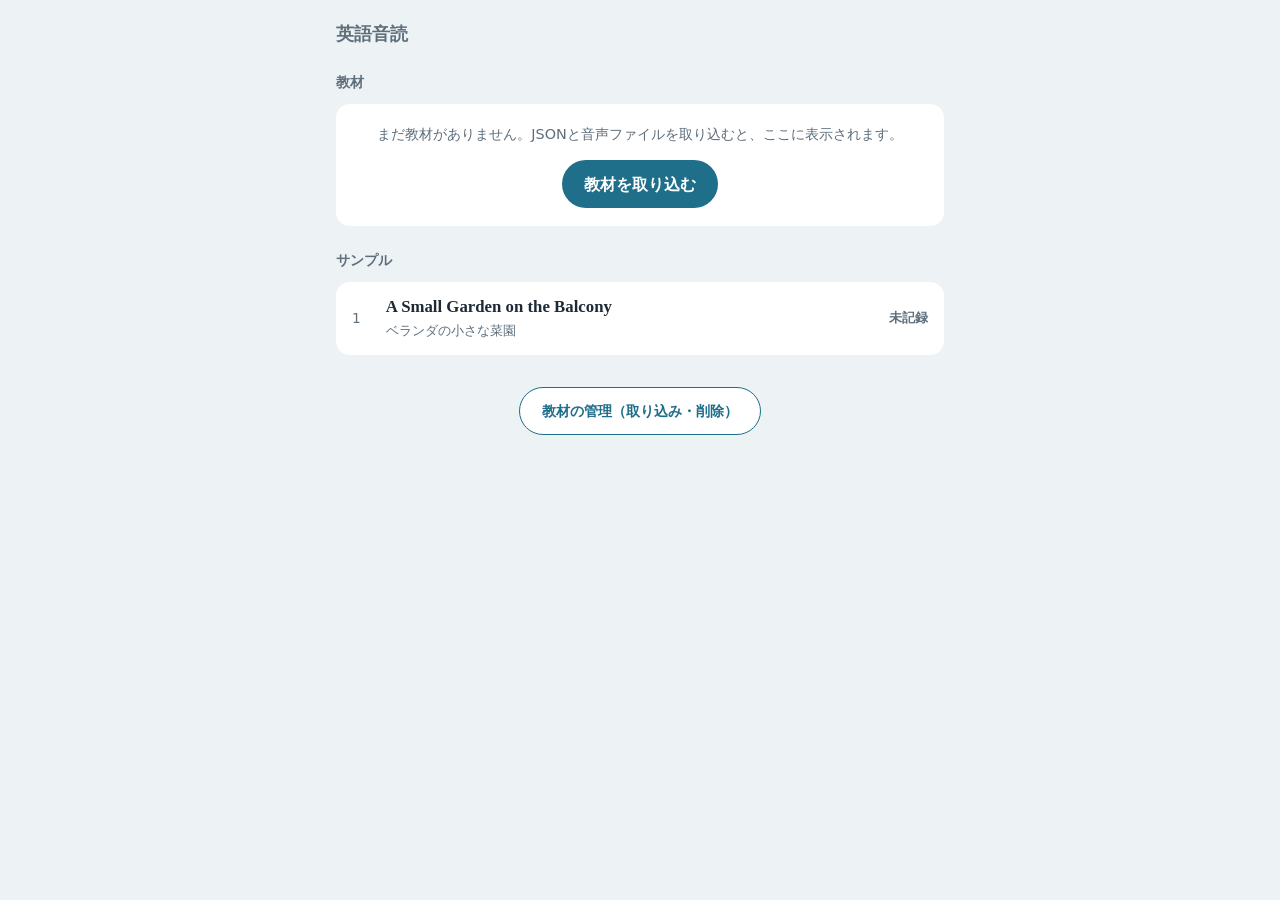
<file: index.html>
<!DOCTYPE html>
<html lang="ja">
<head>
  <meta charset="UTF-8">
  <meta name="viewport" content="width=device-width, initial-scale=1, viewport-fit=cover">
  <meta name="theme-color" content="#1D2A36">
  <title>英語音読</title>
  <link rel="stylesheet" href="css/style.css">

  <!-- ホーム画面に追加したときの設定（PWA） -->
  <link rel="manifest" href="manifest.json">
  <link rel="apple-touch-icon" href="icons/apple-touch-icon.png">
  <meta name="apple-mobile-web-app-title" content="英語音読">
</head>
<body>

  <main class="page page-list">

    <h1 class="app-title">英語音読</h1>

    <!-- この端末に取り込んだ教材 -->
    <h2 class="list-heading">教材</h2>
    <ul id="imported-list" class="lesson-list"></ul>
    <div id="imported-empty" class="empty-card" hidden>
      <p class="empty-text">まだ教材がありません。JSONと音声ファイルを取り込むと、ここに表示されます。</p>
      <a href="manage.html" class="empty-btn">教材を取り込む</a>
    </div>

    <!-- PCで確認するときだけ表示（private/lessons.json に書いたもの） -->
    <section id="dev-section" hidden>
      <h2 class="list-heading">PCの教材（private）</h2>
      <ul id="private-list" class="lesson-list"></ul>
      <p id="private-note" class="list-note" hidden></p>
    </section>

    <!-- サンプル教材 -->
    <h2 class="list-heading">サンプル</h2>
    <ul id="sample-list" class="lesson-list"></ul>

    <!-- 教材の管理へ -->
    <p class="manage-link-wrap">
      <a href="manage.html" class="manage-link">教材の管理（取り込み・削除）</a>
    </p>

  </main>

  <!-- 読み込む順番が大事：progress → db → list -->
  <script src="js/progress.js"></script>
  <script src="js/db.js"></script>
  <script src="js/list.js"></script>

  <!-- オフラインでも起動できるようにする（公開したサイトでだけ動かす） -->
  <script>
    if ("serviceWorker" in navigator &&
        location.hostname !== "127.0.0.1" &&
        location.hostname !== "localhost") {
      navigator.serviceWorker.register("sw.js");
    }
  </script>
</body>
</html>
</file>
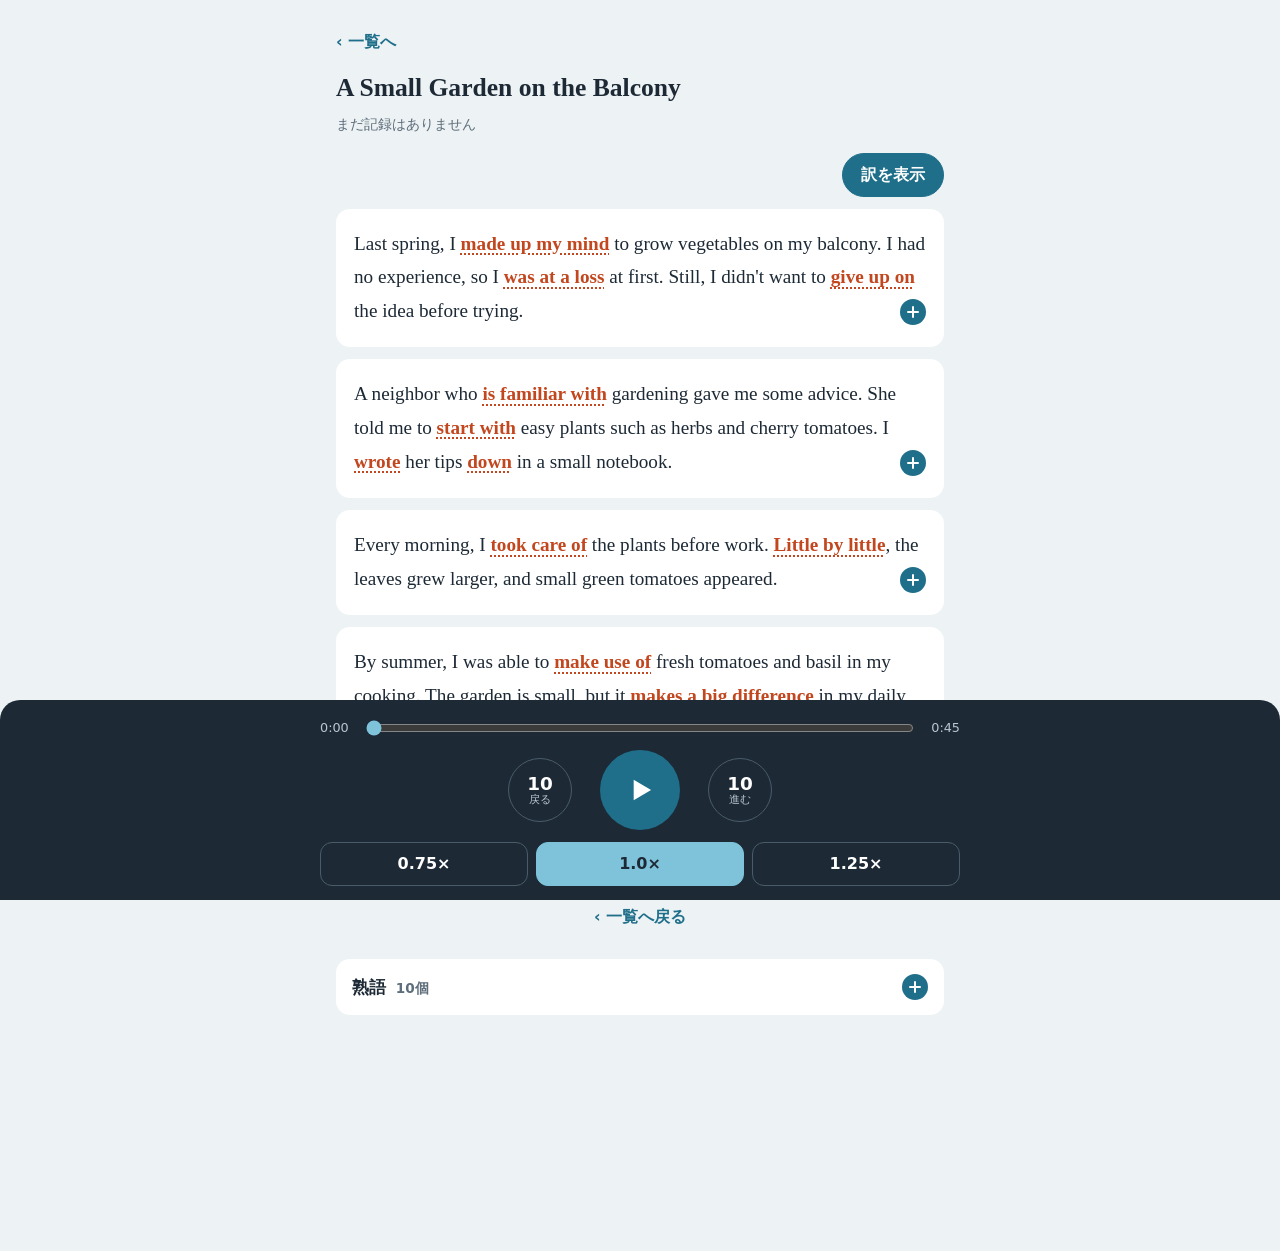
<file: lesson.html>
<!DOCTYPE html>
<html lang="ja">
<head>
  <meta charset="UTF-8">
  <meta name="viewport" content="width=device-width, initial-scale=1, viewport-fit=cover">
  <meta name="theme-color" content="#1D2A36">
  <title>英語音読</title>
  <link rel="stylesheet" href="css/style.css">

  <!-- ホーム画面に追加したときの設定（PWA） -->
  <link rel="manifest" href="manifest.json">
  <link rel="apple-touch-icon" href="icons/apple-touch-icon.png">
  <meta name="apple-mobile-web-app-title" content="英語音読">
</head>
<body>

  <main class="page">

    <!-- 一覧へ戻る -->
    <nav class="back-nav">
      <a href="index.html" class="back-link">‹ 一覧へ</a>
    </nav>

    <!-- Lessonのタイトルと記録 -->
    <header class="lesson-head">
      <h1 id="lesson-title" class="lesson-title">読み込み中…</h1>
      <p id="lesson-title-ja" class="lesson-title-ja"></p>
      <p id="record-summary" class="record-summary">まだ記録はありません</p>
    </header>

    <!-- 日本語訳の表示／非表示 -->
    <div class="toolbar">
      <button id="toggle-ja" class="toggle-ja" type="button" aria-pressed="false">訳を表示</button>
    </div>

    <!-- 読み込みエラー時のメッセージ -->
    <p id="message" class="message" hidden></p>

    <!-- 段落ごとの英文と訳（lesson.jsがここに入れる） -->
    <div id="paragraph-list" class="paragraphs"></div>

    <!-- 勉強記録ボタン -->
    <div class="finish">
      <button id="record-btn" class="record-btn" type="button" disabled>記録する（+1）</button>
      <p id="record-status" class="record-status" aria-live="polite"></p>
      <button id="undo-btn" class="undo-btn" type="button" hidden>直前の記録を取り消す</button>
      <p class="finish-back">
        <a href="index.html" class="back-link">‹ 一覧へ戻る</a>
      </p>
    </div>

    <!-- 熟語一覧（教材に "idioms" があるときだけ表示）
         最初は閉じていて、タップするとまとめて開く -->
    <details id="idiom-section" class="idiom-section" hidden>
      <summary class="idiom-summary">
        <span class="idiom-heading">熟語 <span id="idiom-count" class="idiom-count"></span></span>
        <span class="idiom-summary-btn" aria-hidden="true"><span class="paragraph-toggle-icon"></span></span>
      </summary>
      <ol id="idiom-list" class="idiom-list"></ol>
    </details>

  </main>

  <!-- 画面下に固定する音声プレーヤー -->
  <div class="player" role="region" aria-label="音声プレーヤー">
    <audio id="audio" preload="metadata"></audio>

    <div class="seek-row">
      <span id="time-current" class="time">0:00</span>
      <input id="seek" class="seek" type="range" min="0" max="0" step="0.1" value="0" aria-label="再生位置">
      <span id="time-total" class="time">0:00</span>
    </div>

    <div class="control-row">
      <button id="back-btn" class="skip-btn" type="button" aria-label="10秒戻る">
        <span class="skip-num">10</span><span class="skip-label">戻る</span>
      </button>
      <button id="play-btn" class="play-btn" type="button" aria-label="再生">
        <svg class="icon-play" viewBox="0 0 24 24" aria-hidden="true"><path d="M8 5.5v13l11-6.5z"/></svg>
        <svg class="icon-pause" viewBox="0 0 24 24" aria-hidden="true"><path d="M7 5h3.5v14H7zM13.5 5H17v14h-3.5z"/></svg>
      </button>
      <button id="forward-btn" class="skip-btn" type="button" aria-label="10秒進む">
        <span class="skip-num">10</span><span class="skip-label">進む</span>
      </button>
    </div>

    <div class="speed-row" role="group" aria-label="再生速度">
      <button class="speed-btn" type="button" data-speed="0.75" aria-pressed="false">0.75×</button>
      <button class="speed-btn" type="button" data-speed="1" aria-pressed="true">1.0×</button>
      <button class="speed-btn" type="button" data-speed="1.25" aria-pressed="false">1.25×</button>
    </div>
  </div>

  <!-- 熟語をタップしたときに下から出るパネル -->
  <div id="idiom-sheet" class="sheet" hidden>
    <div class="sheet-backdrop" data-close></div>
    <section class="sheet-panel" role="dialog" aria-modal="true" aria-label="熟語の意味">
      <button id="sheet-close" class="sheet-close" type="button" data-close aria-label="閉じる">
        <span class="paragraph-toggle-icon" aria-hidden="true"></span>
      </button>
      <div id="sheet-body" class="sheet-body"></div>
    </section>
  </div>

  <!-- 読み込む順番が大事：progress → db → markup → player → lesson -->
  <script src="js/progress.js"></script>
  <script src="js/db.js"></script>
  <script src="js/markup.js"></script>
  <script src="js/player.js"></script>
  <script src="js/lesson.js"></script>

  <!-- オフラインでも起動できるようにする（公開したサイトでだけ動かす） -->
  <script>
    if ("serviceWorker" in navigator &&
        location.hostname !== "127.0.0.1" &&
        location.hostname !== "localhost") {
      navigator.serviceWorker.register("sw.js");
    }
  </script>
</body>
</html>
</file>
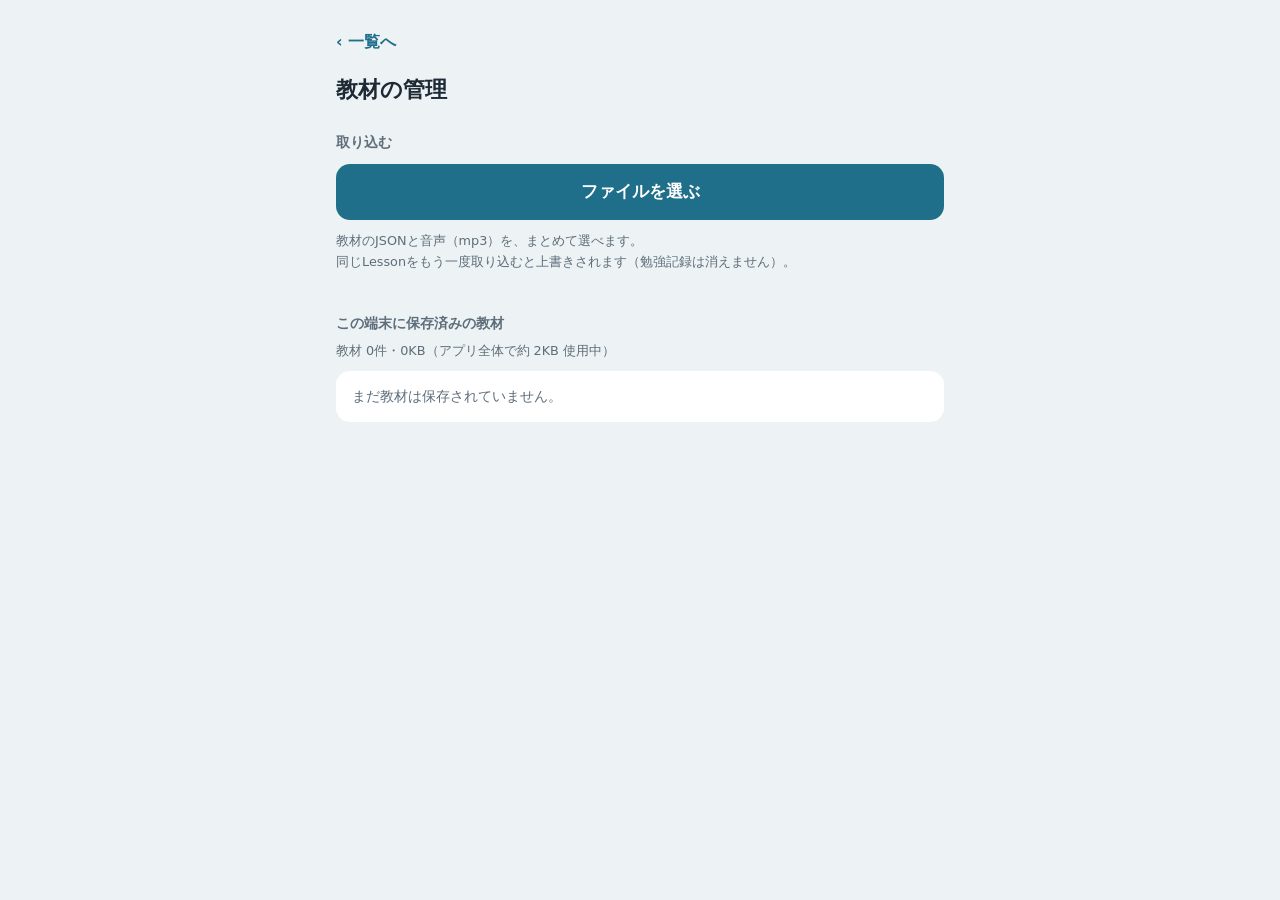
<file: manage.html>
<!DOCTYPE html>
<html lang="ja">
<head>
  <meta charset="UTF-8">
  <meta name="viewport" content="width=device-width, initial-scale=1, viewport-fit=cover">
  <meta name="theme-color" content="#1D2A36">
  <title>教材の管理｜英語音読</title>
  <link rel="stylesheet" href="css/style.css">

  <!-- ホーム画面に追加したときの設定（PWA） -->
  <link rel="manifest" href="manifest.json">
  <link rel="apple-touch-icon" href="icons/apple-touch-icon.png">
  <meta name="apple-mobile-web-app-title" content="英語音読">
</head>
<body>

  <main class="page page-list">

    <nav class="back-nav">
      <a href="index.html" class="back-link">‹ 一覧へ</a>
    </nav>

    <h1 class="manage-title">教材の管理</h1>

    <!-- 取り込み -->
    <section class="manage-section">
      <h2 class="list-heading">取り込む</h2>
      <label class="import-btn" id="import-label">
        <input id="file-input" class="file-input" type="file" multiple
               accept=".json,.mp3,.m4a,application/json,audio/*">
        <span id="import-label-text">ファイルを選ぶ</span>
      </label>
      <p class="import-hint">
        教材のJSONと音声（mp3）を、まとめて選べます。<br>
        同じLessonをもう一度取り込むと上書きされます（勉強記録は消えません）。
      </p>
      <ul id="result-list" class="result-list" aria-live="polite"></ul>
    </section>

    <!-- 保存済みの教材 -->
    <section class="manage-section">
      <h2 class="list-heading">この端末に保存済みの教材</h2>
      <p id="usage" class="usage"></p>
      <ul id="saved-list" class="saved-list"></ul>
      <p id="saved-empty" class="list-note" hidden>まだ教材は保存されていません。</p>
    </section>

  </main>

  <!-- 読み込む順番が大事：db → manage -->
  <script src="js/db.js"></script>
  <script src="js/manage.js"></script>

  <!-- オフラインでも起動できるようにする（公開したサイトでだけ動かす） -->
  <script>
    if ("serviceWorker" in navigator &&
        location.hostname !== "127.0.0.1" &&
        location.hostname !== "localhost") {
      navigator.serviceWorker.register("sw.js");
    }
  </script>
</body>
</html>
</file>
<file: css/style.css>
/* ==============================
   色・文字などの基本設定
   ここを変えると全体の見た目が変わります
============================== */
:root {
  --bg: #EDF2F4;          /* 背景：霧のような薄い青灰色 */
  --surface: #FFFFFF;     /* 文のカード */
  --ink: #1D2A36;         /* 文字・プレーヤー背景 */
  --muted: #5E6E7B;       /* 訳・補足の文字 */
  --line: #D3DDE3;        /* 区切り線 */
  --accent: #1F6F8B;      /* 湖のような青（再生ボタンなど） */
  --accent-soft: #D6E7EE; /* 薄いアクセント */
  --record: #2E7D4F;      /* 記録の緑 */
  --idiom: #C2461E;       /* 熟語のオレンジ */

  --font-en: "Iowan Old Style", "Palatino Linotype", Palatino, Georgia, serif;
  --font-ja: "Hiragino Sans", "Hiragino Kaku Gothic ProN", "Noto Sans JP", system-ui, sans-serif;

  --player-height: 212px; /* 下の固定プレーヤーの高さ（本文が隠れないように使う） */
}

* {
  box-sizing: border-box;
}

html {
  -webkit-text-size-adjust: 100%;
}

body {
  margin: 0;
  background: var(--bg);
  color: var(--ink);
  font-family: var(--font-ja);
  line-height: 1.6;
}

button {
  font: inherit;
  color: inherit;
  cursor: pointer;
  -webkit-tap-highlight-color: transparent;
}

button:focus-visible,
input:focus-visible {
  outline: 3px solid var(--accent);
  outline-offset: 2px;
}

/* ==============================
   ページ全体
============================== */
.page {
  max-width: 640px;
  margin: 0 auto;
  padding: calc(20px + env(safe-area-inset-top)) 16px
           calc(var(--player-height) + 24px + env(safe-area-inset-bottom));
}

/* ==============================
   タイトル
============================== */
.lesson-head {
  margin-bottom: 16px;
}

.lesson-title {
  margin: 0;
  font-family: var(--font-en);
  font-size: 1.6rem;
  font-weight: 600;
  line-height: 1.25;
}

.lesson-title-ja {
  margin: 6px 0 0;
  color: var(--muted);
  font-size: 0.95rem;
}

.lesson-title-ja:empty {
  display: none;
}

.record-summary {
  display: inline-block;
  margin: 10px 0 0;
  color: var(--muted);
  font-size: 0.85rem;
}

.record-summary.has-record {
  padding: 2px 12px;
  border-radius: 999px;
  background: var(--record);
  color: #fff;
  font-weight: 600;
}

/* hidden属性を確実に効かせる */
[hidden] {
  display: none !important;
}

/* ==============================
   訳の表示切り替えボタン
============================== */
.toolbar {
  display: flex;
  justify-content: flex-end;
  margin-bottom: 12px;
}

.toggle-ja {
  min-height: 44px;
  padding: 0 18px;
  border: 1.5px solid var(--accent);
  border-radius: 999px;
  background: var(--surface);
  color: var(--accent);
  font-weight: 600;
}

.toggle-ja[aria-pressed="false"] {
  background: var(--accent);
  color: #fff;
}

/* ==============================
   段落ごとの英文と訳
============================== */
.paragraphs {
  display: flex;
  flex-direction: column;
  gap: 12px;
}

.paragraph {
  padding: 18px 18px 20px;
  background: var(--surface);
  border-radius: 14px;
}

.paragraph-en {
  margin: 0;
  font-family: var(--font-en);
  font-size: 1.2rem;
  line-height: 1.75;
}

.paragraph-ja {
  margin: 14px 0 0;
  padding-top: 12px;
  border-top: 1px solid var(--line);
  color: var(--muted);
  font-size: 0.95rem;
  line-height: 1.8;
}

/* 熟語のハイライト（英文・訳とも同じ色） */
.idiom {
  color: var(--idiom);
}

.paragraph-en .idiom {
  font-weight: 700;
}

.paragraph-ja .idiom {
  font-weight: 600;
}

/* 段落の枠をタップできるボタンにする */
.paragraph.has-ja {
  cursor: pointer;
  touch-action: manipulation;          /* ダブルタップでの拡大を防ぐ */
  -webkit-tap-highlight-color: transparent;
  transition: background-color 0.15s;
}

.paragraph.has-ja:active {
  background: var(--accent-soft);      /* 押した瞬間だけ色が変わる */
}

/* 訳が隠れている段落 */
.paragraph.is-ja-hidden .paragraph-ja {
  display: none;
}

/* 英文の右下の「+」ボタン */
.paragraph-en {
  display: flow-root; /* 右に寄せたボタンが段落からはみ出さないようにする */
}

.paragraph-toggle {
  float: right;
  display: inline-flex;
  align-items: center;
  justify-content: center;
  width: 26px;
  height: 26px;
  margin: 5px 0 0 10px;
  padding: 0;
  border: none;
  border-radius: 50%;
  background: var(--accent);
  color: #fff;
  vertical-align: middle;
}

/* 「+」の形をCSSで描く（開くと45度回って「×」になる） */
.paragraph-toggle-icon {
  position: relative;
  width: 12px;
  height: 12px;
  transition: transform 0.2s;
}

.paragraph-toggle-icon::before,
.paragraph-toggle-icon::after {
  content: "";
  position: absolute;
  left: 50%;
  top: 50%;
  background: currentColor;
  border-radius: 1px;
  transform: translate(-50%, -50%);
}

.paragraph-toggle-icon::before {
  width: 12px;
  height: 2px;
}

.paragraph-toggle-icon::after {
  width: 2px;
  height: 12px;
}

.paragraph-toggle[aria-expanded="true"] {
  background: var(--accent-soft);
  color: var(--accent);
}

.paragraph-toggle[aria-expanded="true"] .paragraph-toggle-icon {
  transform: rotate(45deg);
}

/* 全部の訳を隠したときは、タイトルの訳も隠す */
body.hide-ja .lesson-title-ja {
  display: none;
}

@media (prefers-reduced-motion: reduce) {
  .paragraph.has-ja,
  .paragraph-toggle-icon {
    transition: none;
  }
}

/* エラーメッセージ */
.message {
  padding: 14px 16px;
  border-radius: 12px;
  background: #FBEAEA;
  color: #8A2323;
  font-size: 0.95rem;
}

/* ==============================
   勉強記録ボタン
============================== */
.finish {
  margin-top: 24px;
  text-align: center;
}

.record-btn {
  width: 100%;
  min-height: 56px;
  border: none;
  border-radius: 14px;
  background: var(--record);
  color: #fff;
  font-size: 1.05rem;
  font-weight: 700;
}

.record-btn:disabled {
  opacity: 0.5;
}

.record-status {
  min-height: 1.6em;
  margin: 10px 0 0;
  color: var(--record);
  font-size: 0.9rem;
  font-weight: 600;
}

.undo-btn {
  min-height: 44px;
  padding: 0 16px;
  border: none;
  background: transparent;
  color: var(--muted);
  font-size: 0.85rem;
  text-decoration: underline;
}

/* 一覧へ戻るリンク */
.back-nav {
  margin-bottom: 8px;
}

.back-link {
  display: inline-flex;
  align-items: center;
  min-height: 44px;
  color: var(--accent);
  font-weight: 600;
  text-decoration: none;
}

/* ==============================
   熟語一覧
============================== */
.idiom-section {
  margin-top: 20px;
}

/* 「熟語 16個 ＋」の開閉ボタン */
.idiom-summary {
  display: flex;
  align-items: center;
  justify-content: space-between;
  min-height: 56px;
  padding: 0 16px;
  border-radius: 14px;
  background: var(--surface);
  cursor: pointer;
  list-style: none;                  /* 標準の ▶ マークを消す */
  -webkit-tap-highlight-color: transparent;
}

.idiom-summary::-webkit-details-marker {
  display: none;                     /* Safari用：標準の ▶ マークを消す */
}

.idiom-summary:active {
  background: var(--accent-soft);
}

.idiom-summary:focus-visible {
  outline: 3px solid var(--accent);
  outline-offset: 2px;
}

.idiom-section[open] .idiom-summary {
  margin-bottom: 10px;
}

.idiom-heading {
  font-size: 1.05rem;
  font-weight: 700;
}

.idiom-summary-btn {
  display: inline-flex;
  align-items: center;
  justify-content: center;
  width: 26px;
  height: 26px;
  border-radius: 50%;
  background: var(--accent);
  color: #fff;
}

.idiom-section[open] .idiom-summary-btn {
  background: var(--accent-soft);
  color: var(--accent);
}

.idiom-section[open] .idiom-summary-btn .paragraph-toggle-icon {
  transform: rotate(45deg);
}

.idiom-count {
  margin-left: 4px;
  color: var(--muted);
  font-size: 0.85rem;
  font-weight: 600;
}

.idiom-list {
  list-style: none;
  margin: 0;
  padding: 0;
  display: flex;
  flex-direction: column;
  gap: 10px;
}

.idiom-card {
  padding: 14px 16px 16px;
  border-radius: 14px;
  background: var(--surface);
}

.idiom-head {
  display: flex;
  align-items: baseline;
  gap: 10px;
}

.idiom-no {
  flex: none;
  min-width: 1.4em;
  color: var(--muted);
  font-size: 0.8rem;
  font-variant-numeric: tabular-nums;
}

.idiom-phrase {
  font-family: var(--font-en);
  font-size: 1.15rem;
  font-weight: 700;
  line-height: 1.35;
}

.idiom-meaning {
  margin: 4px 0 0;
  color: var(--idiom);
  font-size: 0.95rem;
  font-weight: 600;
}

.idiom-example {
  margin: 10px 0 0;
  font-family: var(--font-en);
  font-size: 1rem;
  line-height: 1.55;
}

.idiom-example .idiom {
  font-weight: 700;
}

.idiom-example-ja {
  margin: 2px 0 0;
  color: var(--muted);
  font-size: 0.85rem;
  line-height: 1.6;
}

.idiom-note {
  margin: 10px 0 0;
  padding-top: 8px;
  border-top: 1px dashed var(--line);
  color: var(--muted);
  font-size: 0.8rem;
  line-height: 1.6;
}

/* ==============================
   タップできる熟語と、意味パネル
============================== */
.idiom-link {
  cursor: pointer;
  text-decoration: underline dotted;
  text-decoration-thickness: 1.5px;
  text-underline-offset: 4px;
  -webkit-tap-highlight-color: transparent;
}

.idiom-link:active {
  background: #FBE3D9;
  border-radius: 3px;
}

.idiom-link:focus-visible {
  outline: 2px solid var(--accent);
  outline-offset: 2px;
  border-radius: 3px;
}

.sheet {
  position: fixed;
  inset: 0;
  z-index: 20; /* プレーヤーより手前に出す */
}

.sheet-backdrop {
  position: absolute;
  inset: 0;
  background: rgba(29, 42, 54, 0.45);
  opacity: 0;
  transition: opacity 0.22s;
}

.sheet-panel {
  position: absolute;
  left: 0;
  right: 0;
  bottom: 0;
  max-width: 640px;
  max-height: 75vh;
  margin: 0 auto;
  padding: 20px 20px calc(28px + env(safe-area-inset-bottom));
  overflow-y: auto;
  border-radius: 20px 20px 0 0;
  background: var(--surface);
  transform: translateY(100%);
  transition: transform 0.22s ease-out;
}

.sheet.is-open .sheet-backdrop {
  opacity: 1;
}

.sheet.is-open .sheet-panel {
  transform: translateY(0);
}

.sheet-close {
  float: right;
  display: inline-flex;
  align-items: center;
  justify-content: center;
  width: 40px;
  height: 40px;
  margin: -6px -6px 0 12px;
  border: none;
  border-radius: 50%;
  background: var(--accent-soft);
  color: var(--accent);
}

.sheet-close .paragraph-toggle-icon {
  transform: rotate(45deg); /* 「+」を回して「×」にする */
}

/* パネルの中は、一覧のカードより少し大きめの文字にする */
.sheet-body .idiom-phrase {
  font-size: 1.35rem;
}

.sheet-body .idiom-meaning {
  font-size: 1.05rem;
}

.sheet-body .idiom-example {
  font-size: 1.1rem;
}

.sheet-body .idiom-example-ja {
  font-size: 0.95rem;
}

@media (prefers-reduced-motion: reduce) {
  .sheet-backdrop,
  .sheet-panel {
    transition: none;
  }
}

/* ==============================
   画面下の音声プレーヤー
============================== */
.player {
  position: fixed;
  left: 0;
  right: 0;
  bottom: 0;
  z-index: 10;
  padding: 12px 16px calc(14px + env(safe-area-inset-bottom));
  background: var(--ink);
  color: #fff;
  border-radius: 20px 20px 0 0;
}

.player > * {
  max-width: 640px;
  margin-left: auto;
  margin-right: auto;
}

/* 再生位置バー */
.seek-row {
  display: flex;
  align-items: center;
  gap: 10px;
}

.time {
  min-width: 2.8em;
  font-size: 0.8rem;
  font-variant-numeric: tabular-nums;
  color: #B9C6D0;
}

.time:last-child {
  text-align: right;
}

.seek {
  flex: 1;
  height: 32px;
  margin: 0;
  accent-color: #7FC3DA;
}

/* 戻る・再生・進む */
.control-row {
  display: flex;
  align-items: center;
  justify-content: center;
  gap: 28px;
  margin-top: 6px;
}

.skip-btn {
  display: flex;
  flex-direction: column;
  align-items: center;
  justify-content: center;
  width: 64px;
  height: 64px;
  border: 1.5px solid #4A5B6A;
  border-radius: 50%;
  background: transparent;
  color: #fff;
  line-height: 1.1;
}

.skip-num {
  font-size: 1.15rem;
  font-weight: 700;
}

.skip-label {
  font-size: 0.7rem;
  color: #B9C6D0;
}

.play-btn {
  display: flex;
  align-items: center;
  justify-content: center;
  width: 80px;
  height: 80px;
  border: none;
  border-radius: 50%;
  background: var(--accent);
  color: #fff;
}

.play-btn svg {
  width: 38px;
  height: 38px;
  fill: currentColor;
}

/* 再生中は一時停止アイコンに切り替え */
.play-btn .icon-pause {
  display: none;
}

.play-btn.is-playing .icon-play {
  display: none;
}

.play-btn.is-playing .icon-pause {
  display: block;
}

.skip-btn:active,
.play-btn:active,
.speed-btn:active,
.record-btn:active {
  transform: scale(0.97);
}

/* 再生速度 */
.speed-row {
  display: grid;
  grid-template-columns: repeat(3, 1fr);
  gap: 8px;
  margin-top: 12px;
}

.speed-btn {
  min-height: 44px;
  border: 1.5px solid #4A5B6A;
  border-radius: 12px;
  background: transparent;
  color: #fff;
  font-weight: 600;
  font-variant-numeric: tabular-nums;
}

.speed-btn[aria-pressed="true"] {
  border-color: #7FC3DA;
  background: #7FC3DA;
  color: var(--ink);
}

/* ボタンのアニメーションが苦手な設定の人向け */
@media (prefers-reduced-motion: reduce) {
  .skip-btn:active,
  .play-btn:active,
  .speed-btn:active,
  .record-btn:active {
    transform: none;
  }
}

/* ==============================
   一覧画面（index.html）
============================== */
.page-list {
  padding-bottom: calc(32px + env(safe-area-inset-bottom));
}

.app-title {
  margin: 0 0 16px;
  font-size: 1.1rem;
  font-weight: 700;
  color: var(--muted);
}

/* 総カウント・今日のカウント */
.stats {
  display: grid;
  grid-template-columns: 1fr 1fr;
  gap: 1px;
  margin-bottom: 24px;
  border-radius: 16px;
  overflow: hidden;
  background: #3A4A58;
}

.stat {
  padding: 16px 18px;
  background: var(--ink);
  color: #fff;
}

.stat-label {
  margin: 0;
  color: #B9C6D0;
  font-size: 0.8rem;
}

.stat-value {
  margin: 2px 0 0;
  font-size: 2rem;
  font-weight: 700;
  line-height: 1.2;
  font-variant-numeric: tabular-nums;
}

.stat-unit {
  margin-left: 2px;
  font-size: 0.9rem;
  font-weight: 600;
}

.list-heading {
  margin: 24px 0 10px;
  color: var(--muted);
  font-size: 0.85rem;
  font-weight: 600;
}

.lesson-list {
  list-style: none;
  margin: 0;
  padding: 0;
  display: flex;
  flex-direction: column;
  gap: 10px;
}

.lesson-link {
  display: flex;
  align-items: center;
  gap: 12px;
  min-height: 72px;
  padding: 14px 16px;
  border-radius: 14px;
  background: var(--surface);
  color: var(--ink);
  text-decoration: none;
  -webkit-tap-highlight-color: transparent;
}

.lesson-link:active {
  background: var(--accent-soft);
}

.lesson-link:focus-visible {
  outline: 3px solid var(--accent);
  outline-offset: 2px;
}

.lesson-no {
  flex: none;
  width: 1.6em;
  color: var(--muted);
  font-size: 0.85rem;
  font-variant-numeric: tabular-nums;
}

.lesson-text {
  flex: 1;
  min-width: 0;
}

.lesson-name {
  margin: 0;
  font-family: var(--font-en);
  font-size: 1.05rem;
  font-weight: 600;
  line-height: 1.35;
}

.lesson-name-ja {
  margin: 2px 0 0;
  color: var(--muted);
  font-size: 0.8rem;
}

.lesson-count {
  flex: none;
  text-align: right;
}

.lesson-count-num {
  margin: 0;
  color: var(--record);
  font-size: 1.15rem;
  font-weight: 700;
  font-variant-numeric: tabular-nums;
}

.lesson-count-num.is-zero {
  color: var(--muted);
  font-size: 0.8rem;
  font-weight: 600;
}

.lesson-count-date {
  margin: 0;
  color: var(--muted);
  font-size: 0.75rem;
}

.lesson-error {
  padding: 14px 16px;
  border-radius: 14px;
  background: #FBEAEA;
  color: #8A2323;
  font-size: 0.85rem;
}

.list-note {
  margin: 0;
  padding: 14px 16px;
  border-radius: 14px;
  background: var(--surface);
  color: var(--muted);
  font-size: 0.85rem;
  line-height: 1.7;
}

/* ==============================
   一覧画面：教材がまだないとき・管理へのリンク
============================== */
.empty-card {
  padding: 18px 16px;
  border-radius: 14px;
  background: var(--surface);
  text-align: center;
}

.empty-text {
  margin: 0 0 14px;
  color: var(--muted);
  font-size: 0.9rem;
  line-height: 1.7;
}

.empty-btn,
.manage-link {
  display: inline-flex;
  align-items: center;
  justify-content: center;
  min-height: 48px;
  padding: 0 22px;
  border-radius: 999px;
  font-weight: 700;
  text-decoration: none;
}

.empty-btn {
  background: var(--accent);
  color: #fff;
}

.manage-link-wrap {
  margin: 32px 0 0;
  text-align: center;
}

.manage-link {
  border: 1.5px solid var(--accent);
  background: var(--surface);
  color: var(--accent);
  font-size: 0.9rem;
}

.empty-btn:focus-visible,
.manage-link:focus-visible {
  outline: 3px solid var(--accent);
  outline-offset: 2px;
}

/* ==============================
   教材の管理（manage.html）
============================== */
.manage-title {
  margin: 0 0 8px;
  font-size: 1.4rem;
  font-weight: 700;
}

.manage-section {
  margin-bottom: 28px;
}

/* ファイル選択の本体は隠して、大きなボタンの見た目にする */
.file-input {
  position: absolute;
  width: 1px;
  height: 1px;
  opacity: 0;
}

.import-btn {
  display: flex;
  align-items: center;
  justify-content: center;
  width: 100%;
  min-height: 56px;
  border-radius: 14px;
  background: var(--accent);
  color: #fff;
  font-size: 1.05rem;
  font-weight: 700;
  cursor: pointer;
  -webkit-tap-highlight-color: transparent;
}

.import-btn:active {
  transform: scale(0.98);
}

.import-btn:focus-within {
  outline: 3px solid var(--accent);
  outline-offset: 3px;
}

.import-btn.is-busy {
  opacity: 0.6;
  pointer-events: none;
}

.import-hint {
  margin: 10px 0 0;
  color: var(--muted);
  font-size: 0.8rem;
  line-height: 1.7;
}

.result-list {
  list-style: none;
  margin: 12px 0 0;
  padding: 0;
  display: flex;
  flex-direction: column;
  gap: 6px;
}

.result-item {
  padding: 10px 14px;
  border-radius: 10px;
  font-size: 0.85rem;
  line-height: 1.6;
}

.result-item.is-ok {
  background: #E3F1E8;
  color: var(--record);
}

.result-item.is-warn {
  background: #FBF1DD;
  color: #8A5A00;
}

.result-item.is-error {
  background: #FBEAEA;
  color: #8A2323;
}

.usage {
  margin: -4px 0 10px;
  color: var(--muted);
  font-size: 0.8rem;
}

.saved-list {
  list-style: none;
  margin: 0;
  padding: 0;
  display: flex;
  flex-direction: column;
  gap: 8px;
}

.saved-item {
  display: flex;
  align-items: center;
  gap: 12px;
  padding: 12px 12px 12px 16px;
  border-radius: 14px;
  background: var(--surface);
}

.saved-text {
  flex: 1;
  min-width: 0;
}

.saved-name {
  margin: 0;
  font-family: var(--font-en);
  font-weight: 600;
  line-height: 1.35;
}

.saved-meta {
  margin: 2px 0 0;
  color: var(--muted);
  font-size: 0.8rem;
}

.saved-meta.is-warn {
  color: #8A5A00;
}

.delete-btn {
  flex: none;
  min-width: 64px;
  min-height: 44px;
  border: 1.5px solid #C9A3A3;
  border-radius: 10px;
  background: transparent;
  color: #8A2323;
  font-size: 0.85rem;
  font-weight: 600;
}
</file>
